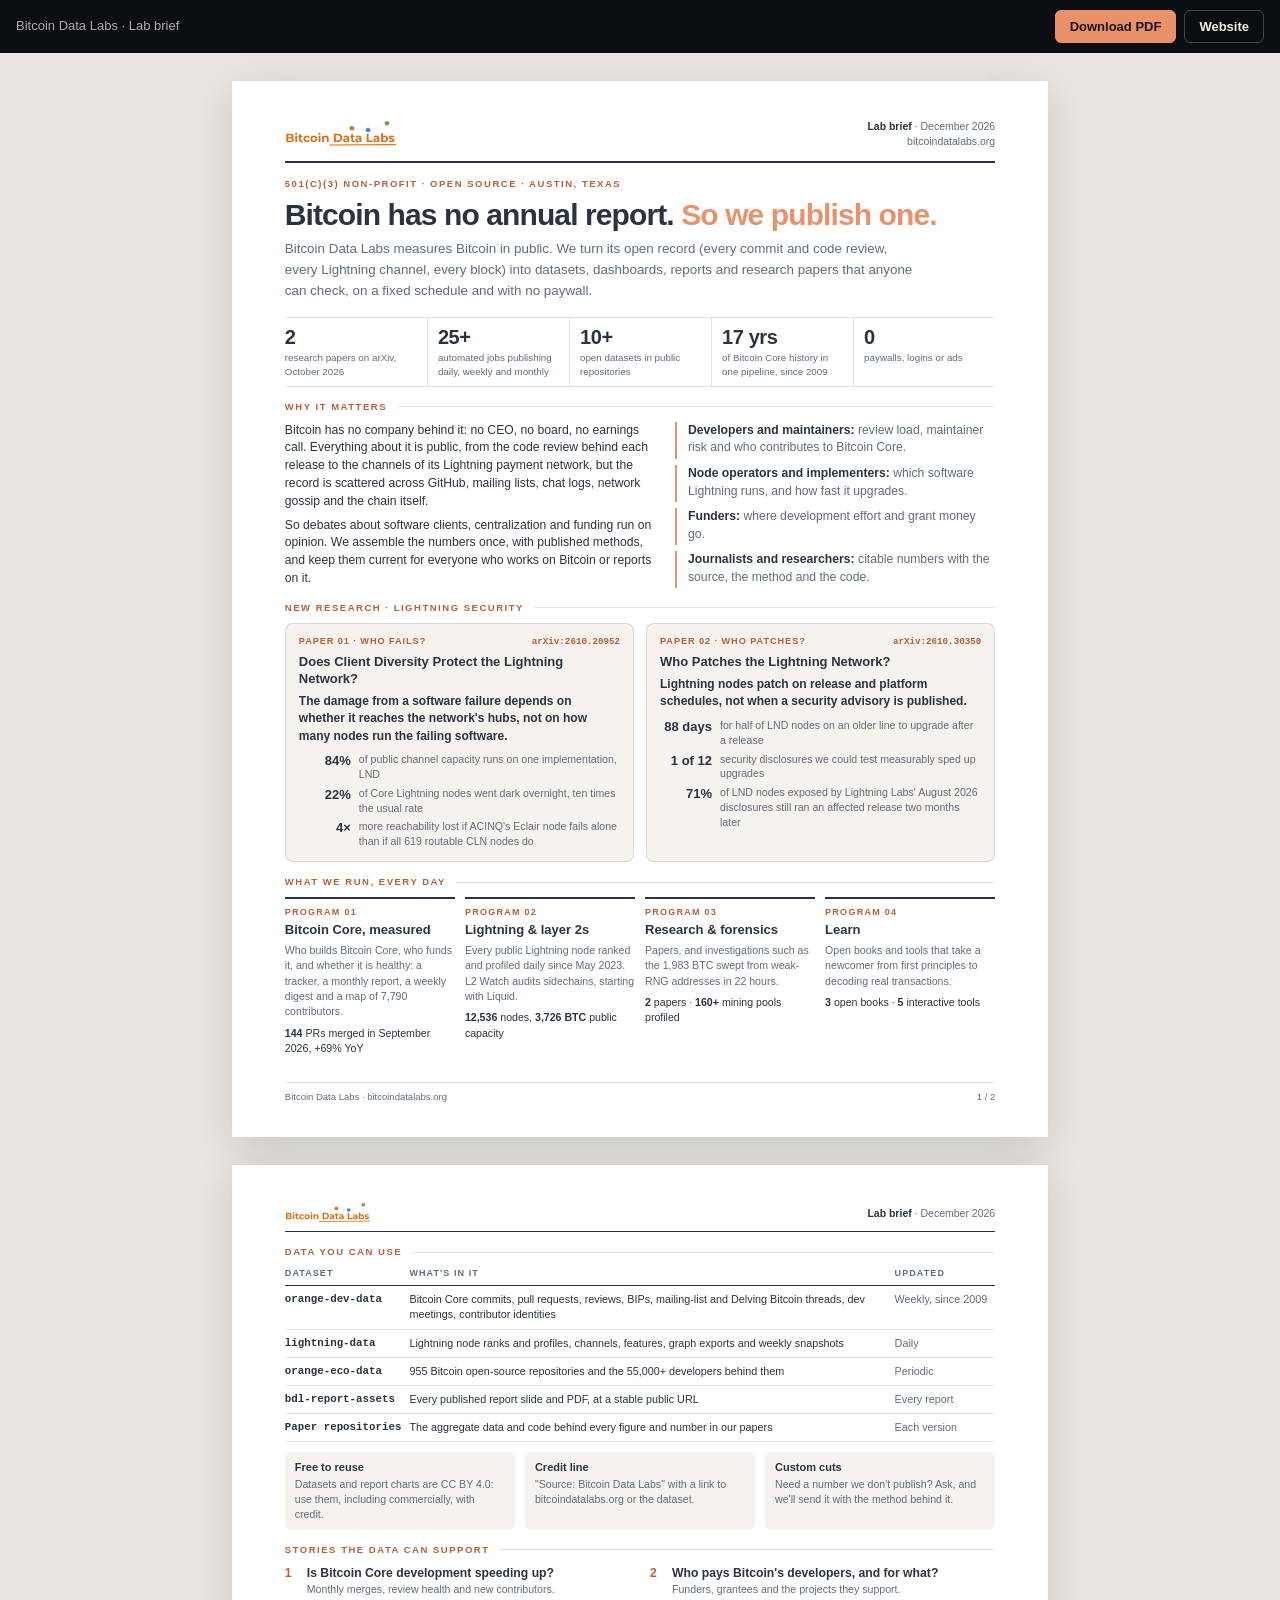
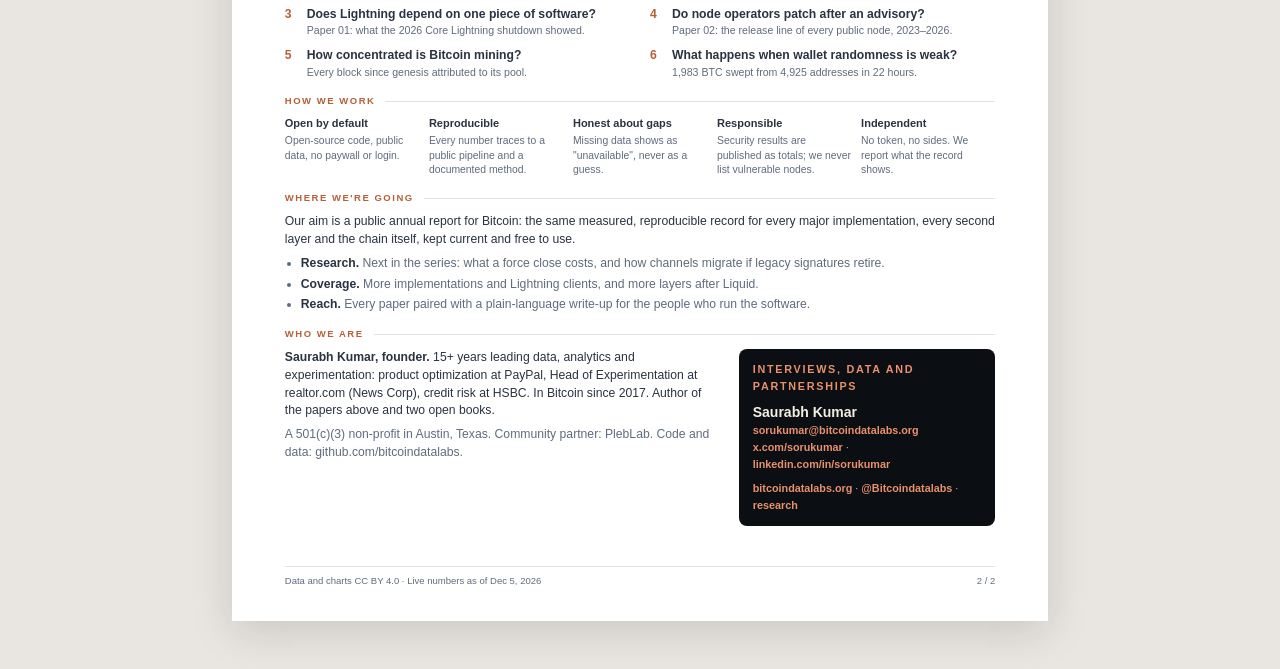
<file: brief/index.html>
<!DOCTYPE html>
<html lang="en">

<head>
    <meta charset="UTF-8">
    <meta name="viewport" content="width=device-width, initial-scale=1.0">
    <meta name="robots" content="noindex, nofollow">
    <meta http-equiv="Content-Security-Policy"
        content="default-src 'self' https:; style-src 'self' 'unsafe-inline' https:; img-src 'self' data: https:; script-src 'self' 'unsafe-inline' https:; connect-src 'self' https:;">
    <title>Bitcoin Data Labs — Lab Brief</title>
    <meta name="description" content="Bitcoin Data Labs in two pages: what we are, what we have built, our research, the data anyone can use, and where we are going.">
    <link rel="preconnect" href="https://fonts.googleapis.com">
    <link rel="stylesheet" href="https://fonts.googleapis.com/css2?family=Inter:wght@400;500;600;700;800&display=swap">
    <link rel="icon" href="../favicon.png" type="image/png">
    <style>
        /* Unlisted two-page brief for journalists and funders.
           One source, two outputs: this page on screen, and the PDF that
           tools/build_brief_pdf.py prints from it (US Letter, 2 pages). */
        :root {
            --ink: #2A3342;
            --muted: #5F6C7E;
            --line: rgba(42, 51, 66, 0.14);
            --soft: #F6F2EE;
            --accent: #E8916B;
            --accent-text: #B85F38;   /* accent dark enough for small text on white */
            --paper: #FFFFFF;
            --desk: #E9E5E0;
            --sans: 'Inter', -apple-system, BlinkMacSystemFont, "Segoe UI", Roboto, sans-serif;
        }
        * { box-sizing: border-box; }
        html { -webkit-text-size-adjust: 100%; }
        body { margin: 0; background: var(--desk); color: var(--ink); font: 400 12.2px/1.46 var(--sans); -webkit-font-smoothing: antialiased; }
        a { color: inherit; }
        .num { font-variant-numeric: tabular-nums; }

        /* ── Screen toolbar (not printed) ── */
        .bar {
            position: sticky; top: 0; z-index: 5;
            display: flex; align-items: center; justify-content: space-between; gap: 12px;
            padding: 10px 16px; background: #0B0E13; color: #F4EFE6;
            font-size: 13px;
        }
        .bar span { opacity: 0.7; }
        .bar .actions { display: flex; gap: 8px; }
        .bar a, .bar button {
            font: 600 13px/1 var(--sans); color: #F4EFE6; text-decoration: none; cursor: pointer;
            padding: 9px 14px; border-radius: 6px; border: 1px solid rgba(244, 239, 230, 0.25); background: transparent;
        }
        .bar a.primary { background: var(--accent); border-color: var(--accent); color: #1A1209; }
        @media (max-width: 480px) { .bar span { display: none; } .bar .actions { margin-left: auto; } }

        /* ── Sheets ── */
        .doc { padding: 28px 16px 48px; display: grid; gap: 28px; justify-content: center; }
        .sheet {
            width: 8.5in; min-height: 11in; padding: 0.4in 0.55in 0.35in;
            background: var(--paper); box-shadow: 0 10px 40px rgba(20, 24, 31, 0.14);
            display: flex; flex-direction: column;
        }
        .sheet > .grow { flex: 1; }

        .mast { display: flex; justify-content: space-between; align-items: center; padding-bottom: 12px; border-bottom: 2px solid var(--ink); }
        .mast img { height: 26px; width: auto; display: block; }
        .mast div { text-align: right; font-size: 10.5px; line-height: 1.4; color: var(--muted); }
        .mast b { color: var(--ink); font-weight: 700; }
        .mast.small { padding-bottom: 8px; border-bottom-width: 1px; }
        .mast.small img { height: 20px; }

        .foot { display: flex; justify-content: space-between; margin-top: 10px; padding-top: 7px; border-top: 1px solid var(--line); font-size: 9.5px; color: var(--muted); }

        h1 { margin: 0 0 8px; font-size: 30px; line-height: 1.08; letter-spacing: -0.03em; font-weight: 800; }
        h1 span { color: var(--accent); }
        .kicker, h2 {
            margin: 0; font-size: 9.5px; font-weight: 800; letter-spacing: 0.16em; text-transform: uppercase; color: var(--accent-text);
        }
        h2 { display: flex; align-items: center; gap: 10px; margin: 13px 0 8px; }
        h2::after { content: ""; flex: 1; height: 1px; background: var(--line); }
        h3 { margin: 0; font-size: 13px; line-height: 1.3; font-weight: 750; }
        p { margin: 0; }
        .intro { padding: 14px 0 2px; }
        .intro .kicker { margin-bottom: 8px; }
        .lede { font-size: 13.4px; line-height: 1.55; color: var(--muted); max-width: 6.6in; }

        .facts { display: grid; grid-template-columns: repeat(5, 1fr); margin-top: 14px; border-top: 1px solid var(--line); border-bottom: 1px solid var(--line); }
        .facts div { padding: 8px 10px 8px 0; }
        .facts div + div { padding-left: 10px; border-left: 1px solid var(--line); }
        .facts b { display: block; font-size: 20px; font-weight: 800; letter-spacing: -0.02em; line-height: 1.1; }
        .facts span { display: block; margin-top: 3px; font-size: 9.8px; line-height: 1.35; color: var(--muted); }

        .two { display: grid; grid-template-columns: 1.15fr 1fr; gap: 22px; }
        .prose p + p { margin-top: 6px; }
        .prose p { color: var(--ink); }
        .serves { list-style: none; margin: 0; padding: 0; display: grid; gap: 6px; }
        .serves li { padding-left: 11px; border-left: 2px solid var(--accent); }
        .serves b { font-weight: 700; }
        .serves span { color: var(--muted); }

        .papers { display: grid; grid-template-columns: 1fr 1fr; gap: 12px; }
        .paper { padding: 11px 13px 12px; border: 1px solid var(--line); border-radius: 8px; background: var(--soft); }
        .paper .meta { display: flex; justify-content: space-between; gap: 8px; font-size: 9.2px; font-weight: 700; letter-spacing: 0.1em; text-transform: uppercase; color: var(--accent-text); }
        .paper .meta a { text-decoration: none; letter-spacing: 0; text-transform: none; font-family: Consolas, monospace; font-weight: 600; }
        .paper h3 { margin: 6px 0 2px; }
        .paper .finding { margin: 5px 0 7px; font-weight: 650; font-size: 12px; line-height: 1.45; }
        .paper ul { list-style: none; margin: 0; padding: 0; display: grid; gap: 4px; }
        .paper li { display: grid; grid-template-columns: 52px 1fr; gap: 8px; font-size: 10.6px; line-height: 1.4; color: var(--muted); }
        .paper li b { font-size: 13px; font-weight: 800; color: var(--ink); text-align: right; }

        .programs { display: grid; grid-template-columns: repeat(4, 1fr); gap: 10px; }
        .prog { padding-top: 7px; border-top: 2px solid var(--ink); }
        .prog .k { display: block; font-size: 9px; font-weight: 800; letter-spacing: 0.14em; text-transform: uppercase; color: var(--accent-text); }
        .prog h3 { margin: 3px 0 4px; }
        .prog p { font-size: 10.6px; line-height: 1.45; color: var(--muted); }
        .prog .live { margin-top: 6px; font-size: 10.6px; color: var(--ink); }
        .prog .live b { font-weight: 800; }

        table { width: 100%; border-collapse: collapse; font-size: 10.8px; }
        th { text-align: left; font-size: 9px; font-weight: 800; letter-spacing: 0.12em; text-transform: uppercase; color: var(--muted); padding: 0 8px 5px 0; border-bottom: 1px solid var(--ink); }
        td { padding: 6px 8px 6px 0; border-bottom: 1px solid var(--line); vertical-align: top; line-height: 1.4; }
        td:first-child { font-family: Consolas, monospace; font-weight: 600; white-space: nowrap; }
        td:last-child { white-space: nowrap; color: var(--muted); }
        td a { text-decoration: none; }
        .terms { display: grid; grid-template-columns: repeat(3, 1fr); gap: 10px; margin-top: 10px; }
        .terms div { padding: 8px 10px; background: var(--soft); border-radius: 6px; font-size: 10.6px; line-height: 1.42; color: var(--muted); }
        .terms b { display: block; color: var(--ink); font-size: 11px; margin-bottom: 1px; }

        .leads { list-style: none; margin: 0; padding: 0; display: grid; grid-template-columns: 1fr 1fr; gap: 7px 20px; counter-reset: lead; }
        .leads li { counter-increment: lead; display: grid; grid-template-columns: 18px 1fr; gap: 4px; }
        .leads li::before { content: counter(lead); font-weight: 800; color: var(--accent-text); }
        .leads b { display: block; font-weight: 700; line-height: 1.35; }
        .leads span { font-size: 10.6px; color: var(--muted); }

        .principles { display: grid; grid-template-columns: repeat(5, 1fr); gap: 10px; }
        .principles div { font-size: 10.4px; line-height: 1.42; color: var(--muted); }
        .principles b { display: block; color: var(--ink); font-size: 11px; margin-bottom: 2px; }

        .vision p { margin-bottom: 6px; }
        .vision ul { margin: 0; padding-left: 16px; display: grid; gap: 3px; }
        .vision li { color: var(--muted); }
        .vision li b { color: var(--ink); }

        .who { display: grid; grid-template-columns: 1.7fr 1fr; gap: 18px; align-items: start; }
        .who p + p { margin-top: 6px; }
        .who .muted { color: var(--muted); }
        .contact { padding: 12px 14px; border-radius: 8px; background: #0B0E13; color: #F4EFE6; }
        .contact .kicker { color: var(--accent); margin-bottom: 6px; }
        .contact b { display: block; font-size: 14px; }
        .contact a { color: var(--accent); text-decoration: none; font-weight: 600; }
        .contact p { font-size: 10.8px; line-height: 1.6; color: rgba(244, 239, 230, 0.75); }
        .contact p + p { margin-top: 6px; }

        /* ── Phones: the sheets become a plain page ── */
        @media screen and (max-width: 860px) {
            body { background: var(--paper); font-size: 14px; }
            .doc { padding: 0; gap: 0; display: block; }
            .sheet { width: auto; min-height: 0; padding: 22px 16px 26px; box-shadow: none; }
            .sheet + .sheet { border-top: 8px solid var(--desk); }
            .mast div { font-size: 11px; }
            h1 { font-size: 28px; }
            .lede { font-size: 15px; }
            .facts { grid-template-columns: 1fr 1fr; }
            .facts div, .facts div + div { padding: 9px 0; border-left: none; border-top: 1px solid var(--line); }
            .facts div:nth-child(even) { padding-left: 12px; border-left: 1px solid var(--line); }
            .facts div:first-child, .facts div:nth-child(2) { border-top: none; }
            .facts span, .paper li, .prog p, .prog .live, .terms div, .leads span, .principles div, .contact p, table { font-size: 12.5px; }
            .two, .papers, .who, .terms, .leads { grid-template-columns: 1fr; }
            .programs, .principles { grid-template-columns: 1fr 1fr; gap: 14px; }
            table, thead, tbody, tr, td { display: block; }
            thead { display: none; }
            tr { padding: 8px 0; border-bottom: 1px solid var(--line); }
            td { padding: 1px 0; border: none; white-space: normal !important; }
            .foot { display: none; }
        }

        /* ── Print / PDF: two US Letter pages ── */
        @page { size: letter; margin: 0; }
        @media print {
            body { background: #fff; }
            .bar { display: none; }
            .doc { padding: 0; gap: 0; display: block; }
            .sheet { width: 8.5in; height: 11in; min-height: 0; box-shadow: none; overflow: hidden; break-after: page; }
            .sheet:last-child { break-after: auto; }
            * { -webkit-print-color-adjust: exact; print-color-adjust: exact; }
        }
    </style>
</head>

<body>
    <div class="bar">
        <span>Bitcoin Data Labs · Lab brief</span>
        <div class="actions">
            <a class="primary" href="bitcoin-data-labs-brief.pdf" download>Download PDF</a>
            <a href="../">Website</a>
        </div>
    </div>

    <main class="doc">

        <!-- ═══ Page 1 · What we are ═══ -->
        <section class="sheet" aria-label="Page 1">
            <header class="mast">
                <img src="../assets/brand/bdl-logo-tight.svg" alt="Bitcoin Data Labs">
                <div><b>Lab brief</b> · <span class="brief-date">October 2026</span><br>bitcoindatalabs.org</div>
            </header>

            <div class="intro">
                <p class="kicker">501(c)(3) non-profit · Open source · Austin, Texas</p>
                <h1>Bitcoin has no annual report. <span>So we publish one.</span></h1>
                <p class="lede">Bitcoin Data Labs measures Bitcoin in public. We turn its open record (every commit and
                    code review, every Lightning channel, every block) into datasets, dashboards, reports and research
                    papers that anyone can check, on a fixed schedule and with no paywall.</p>
            </div>

            <div class="facts">
                <div><b class="num paper-count">2</b><span>research papers on arXiv, October 2026</span></div>
                <div><b class="num">25+</b><span>automated jobs publishing daily, weekly and monthly</span></div>
                <div><b class="num">10+</b><span>open datasets in public repositories</span></div>
                <div><b class="num">17 yrs</b><span>of Bitcoin Core history in one pipeline, since 2009</span></div>
                <div><b class="num">0</b><span>paywalls, logins or ads</span></div>
            </div>

            <h2>Why it matters</h2>
            <div class="two">
                <div class="prose">
                    <p>Bitcoin has no company behind it: no CEO, no board, no earnings call. Everything about it is
                        public, from the code review behind each release to the channels of its Lightning payment
                        network, but the record is scattered across GitHub, mailing lists, chat logs, network gossip
                        and the chain itself.</p>
                    <p>So debates about software clients, centralization and funding run on opinion. We assemble
                        the numbers once, with published methods, and keep them current for everyone who works on
                        Bitcoin or reports on it.</p>
                </div>
                <ul class="serves">
                    <li><b>Developers and maintainers:</b> <span>review load, maintainer risk and who contributes to Bitcoin Core.</span></li>
                    <li><b>Node operators and implementers:</b> <span>which software Lightning runs, and how fast it upgrades.</span></li>
                    <li><b>Funders:</b> <span>where development effort and grant money go.</span></li>
                    <li><b>Journalists and researchers:</b> <span>citable numbers with the source, the method and the code.</span></li>
                </ul>
            </div>

            <h2>New research · Lightning security</h2>
            <div class="papers" id="papers">
                <!-- Rendered from ../scripts/papers.js -->
            </div>

            <h2>What we run, every day</h2>
            <div class="programs grow">
                <div class="prog">
                    <span class="k">Program 01</span>
                    <h3>Bitcoin Core, measured</h3>
                    <p>Who builds Bitcoin Core, who funds it, and whether it is healthy: a tracker, a monthly report,
                        a weekly digest and a map of 7,790 contributors.</p>
                    <p class="live"><b class="num"><span data-live="core-merged">144</span></b> PRs merged in <span data-live="core-month">September 2026</span>, <span data-live="core-merged-yoy">+69% YoY</span></p>
                </div>
                <div class="prog">
                    <span class="k">Program 02</span>
                    <h3>Lightning &amp; layer 2s</h3>
                    <p>Every public Lightning node ranked and profiled daily since May 2023. L2 Watch audits
                        sidechains, starting with Liquid.</p>
                    <p class="live"><b class="num" data-live="ln-nodes">12,536</b> nodes, <b class="num"><span data-live="ln-capacity">3,726</span> BTC</b> public capacity</p>
                </div>
                <div class="prog">
                    <span class="k">Program 03</span>
                    <h3>Research &amp; forensics</h3>
                    <p>Papers, and investigations such as the 1,983 BTC swept from weak-RNG addresses in 22 hours.</p>
                    <p class="live"><b class="paper-count">2</b> papers · <b>160+</b> mining pools profiled</p>
                </div>
                <div class="prog">
                    <span class="k">Program 04</span>
                    <h3>Learn</h3>
                    <p>Open books and tools that take a newcomer from first principles to decoding real
                        transactions.</p>
                    <p class="live"><b>3</b> open books · <b>5</b> interactive tools</p>
                </div>
            </div>

            <footer class="foot"><span>Bitcoin Data Labs · bitcoindatalabs.org</span><span>1 / 2</span></footer>
        </section>

        <!-- ═══ Page 2 · Working with us ═══ -->
        <section class="sheet" aria-label="Page 2">
            <header class="mast small">
                <img src="../assets/brand/bdl-logo-tight.svg" alt="Bitcoin Data Labs">
                <div><b>Lab brief</b> · <span class="brief-date">October 2026</span></div>
            </header>

            <h2>Data you can use</h2>
            <table>
                <thead><tr><th>Dataset</th><th>What's in it</th><th>Updated</th></tr></thead>
                <tbody>
                    <tr><td><a href="https://github.com/bitcoindatalabs/orange-dev-data">orange-dev-data</a></td><td>Bitcoin Core commits, pull requests, reviews, BIPs, mailing-list and Delving Bitcoin threads, dev meetings, contributor identities</td><td>Weekly, since 2009</td></tr>
                    <tr><td><a href="https://github.com/bitcoindatalabs/lightning-data">lightning-data</a></td><td>Lightning node ranks and profiles, channels, features, graph exports and weekly snapshots</td><td>Daily</td></tr>
                    <tr><td><a href="https://github.com/bitcoindatalabs/orange-eco-data">orange-eco-data</a></td><td>955 Bitcoin open-source repositories and the 55,000+ developers behind them</td><td>Periodic</td></tr>
                    <tr><td><a href="https://github.com/bitcoindatalabs/bdl-report-assets">bdl-report-assets</a></td><td>Every published report slide and PDF, at a stable public URL</td><td>Every report</td></tr>
                    <tr><td>Paper repositories</td><td>The aggregate data and code behind every figure and number in our papers</td><td>Each version</td></tr>
                </tbody>
            </table>
            <div class="terms">
                <div><b>Free to reuse</b>Datasets and report charts are CC BY 4.0: use them, including commercially, with credit.</div>
                <div><b>Credit line</b>"Source: Bitcoin Data Labs" with a link to bitcoindatalabs.org or the dataset.</div>
                <div><b>Custom cuts</b>Need a number we don't publish? Ask, and we'll send it with the method behind it.</div>
            </div>

            <h2>Stories the data can support</h2>
            <ol class="leads">
                <li><div><b>Is Bitcoin Core development speeding up?</b><span>Monthly merges, review health and new contributors.</span></div></li>
                <li><div><b>Who pays Bitcoin's developers, and for what?</b><span>Funders, grantees and the projects they support.</span></div></li>
                <li><div><b>Does Lightning depend on one piece of software?</b><span>Paper 01: what the 2026 Core Lightning shutdown showed.</span></div></li>
                <li><div><b>Do node operators patch after an advisory?</b><span>Paper 02: the release line of every public node, 2023–2026.</span></div></li>
                <li><div><b>How concentrated is Bitcoin mining?</b><span>Every block since genesis attributed to its pool.</span></div></li>
                <li><div><b>What happens when wallet randomness is weak?</b><span>1,983 BTC swept from 4,925 addresses in 22 hours.</span></div></li>
            </ol>

            <h2>How we work</h2>
            <div class="principles">
                <div><b>Open by default</b>Open-source code, public data, no paywall or login.</div>
                <div><b>Reproducible</b>Every number traces to a public pipeline and a documented method.</div>
                <div><b>Honest about gaps</b>Missing data shows as "unavailable", never as a guess.</div>
                <div><b>Responsible</b>Security results are published as totals; we never list vulnerable nodes.</div>
                <div><b>Independent</b>No token, no sides. We report what the record shows.</div>
            </div>

            <h2>Where we're going</h2>
            <div class="vision">
                <p>Our aim is a public annual report for Bitcoin: the same measured, reproducible record for every major
                    implementation, every second layer and the chain itself, kept current and free to use.</p>
                <ul>
                    <li><b>Research.</b> Next in the series: what a force close costs, and how channels migrate if legacy signatures retire.</li>
                    <li><b>Coverage.</b> More implementations and Lightning clients, and more layers after Liquid.</li>
                    <li><b>Reach.</b> Every paper paired with a plain-language write-up for the people who run the software.</li>
                </ul>
            </div>

            <h2>Who we are</h2>
            <div class="who grow">
                <div>
                    <p><b>Saurabh Kumar, founder.</b> 15+ years leading data, analytics and experimentation: product
                        optimization at PayPal, Head of Experimentation at realtor.com (News Corp), credit risk at HSBC.
                        In Bitcoin since 2017. Author of the papers above and two open books.</p>
                    <p class="muted">A 501(c)(3) non-profit in Austin, Texas. Community partner: PlebLab. Code and data:
                        github.com/bitcoindatalabs.</p>
                </div>
                <div class="contact">
                    <p class="kicker">Interviews, data and partnerships</p>
                    <b>Saurabh Kumar</b>
                    <p><a href="mailto:sorukumar@bitcoindatalabs.org">sorukumar@bitcoindatalabs.org</a><br>
                        <a href="https://x.com/sorukumar">x.com/sorukumar</a> · <a href="https://www.linkedin.com/in/sorukumar/">linkedin.com/in/sorukumar</a></p>
                    <p><a href="https://bitcoindatalabs.org/">bitcoindatalabs.org</a> · <a href="https://x.com/Bitcoindatalabs">@Bitcoindatalabs</a> · <a href="https://bitcoindatalabs.org/research.html">research</a></p>
                </div>
            </div>

            <footer class="foot"><span>Data and charts CC BY 4.0 · Live numbers as of <span class="brief-asof">October 2026</span></span><span>2 / 2</span></footer>
        </section>
    </main>

    <script src="../scripts/papers.js?v=20261023"></script>
    <script src="../scripts/site.js?v=20261023"></script>
    <script>
        (function () {
            const papers = window.BDL_PAPERS || [];
            const esc = s => String(s).replace(/[&<>"]/g, c => ({ '&': '&amp;', '<': '&lt;', '>': '&gt;', '"': '&quot;' }[c]));
            document.querySelectorAll('.paper-count').forEach(el => { el.textContent = papers.length; });
            document.getElementById('papers').innerHTML = papers.map(p => `
                <article class="paper">
                    <div class="meta"><span>Paper ${esc(p.num)} · ${esc(p.question)}</span><a href="https://arxiv.org/abs/${esc(p.arxiv)}">arXiv:${esc(p.arxiv)}</a></div>
                    <h3>${esc(p.title)}</h3>
                    <p class="finding">${esc(p.finding)}</p>
                    <ul>${p.stats.map(x => `<li><b class="num">${esc(x.value)}</b><span>${esc(x.label)}</span></li>`).join('')}</ul>
                </article>`).join('');

            // Date line = the day the page (or the PDF) was rendered.
            const now = new Date();
            const month = now.toLocaleDateString('en-US', { month: 'long', year: 'numeric' });
            const day = now.toLocaleDateString('en-US', { month: 'short', day: 'numeric', year: 'numeric' });
            document.querySelectorAll('.brief-date').forEach(el => { el.textContent = month; });
            document.querySelectorAll('.brief-asof').forEach(el => { el.textContent = day; });
        })();
    </script>
</body>

</html>
</file>
